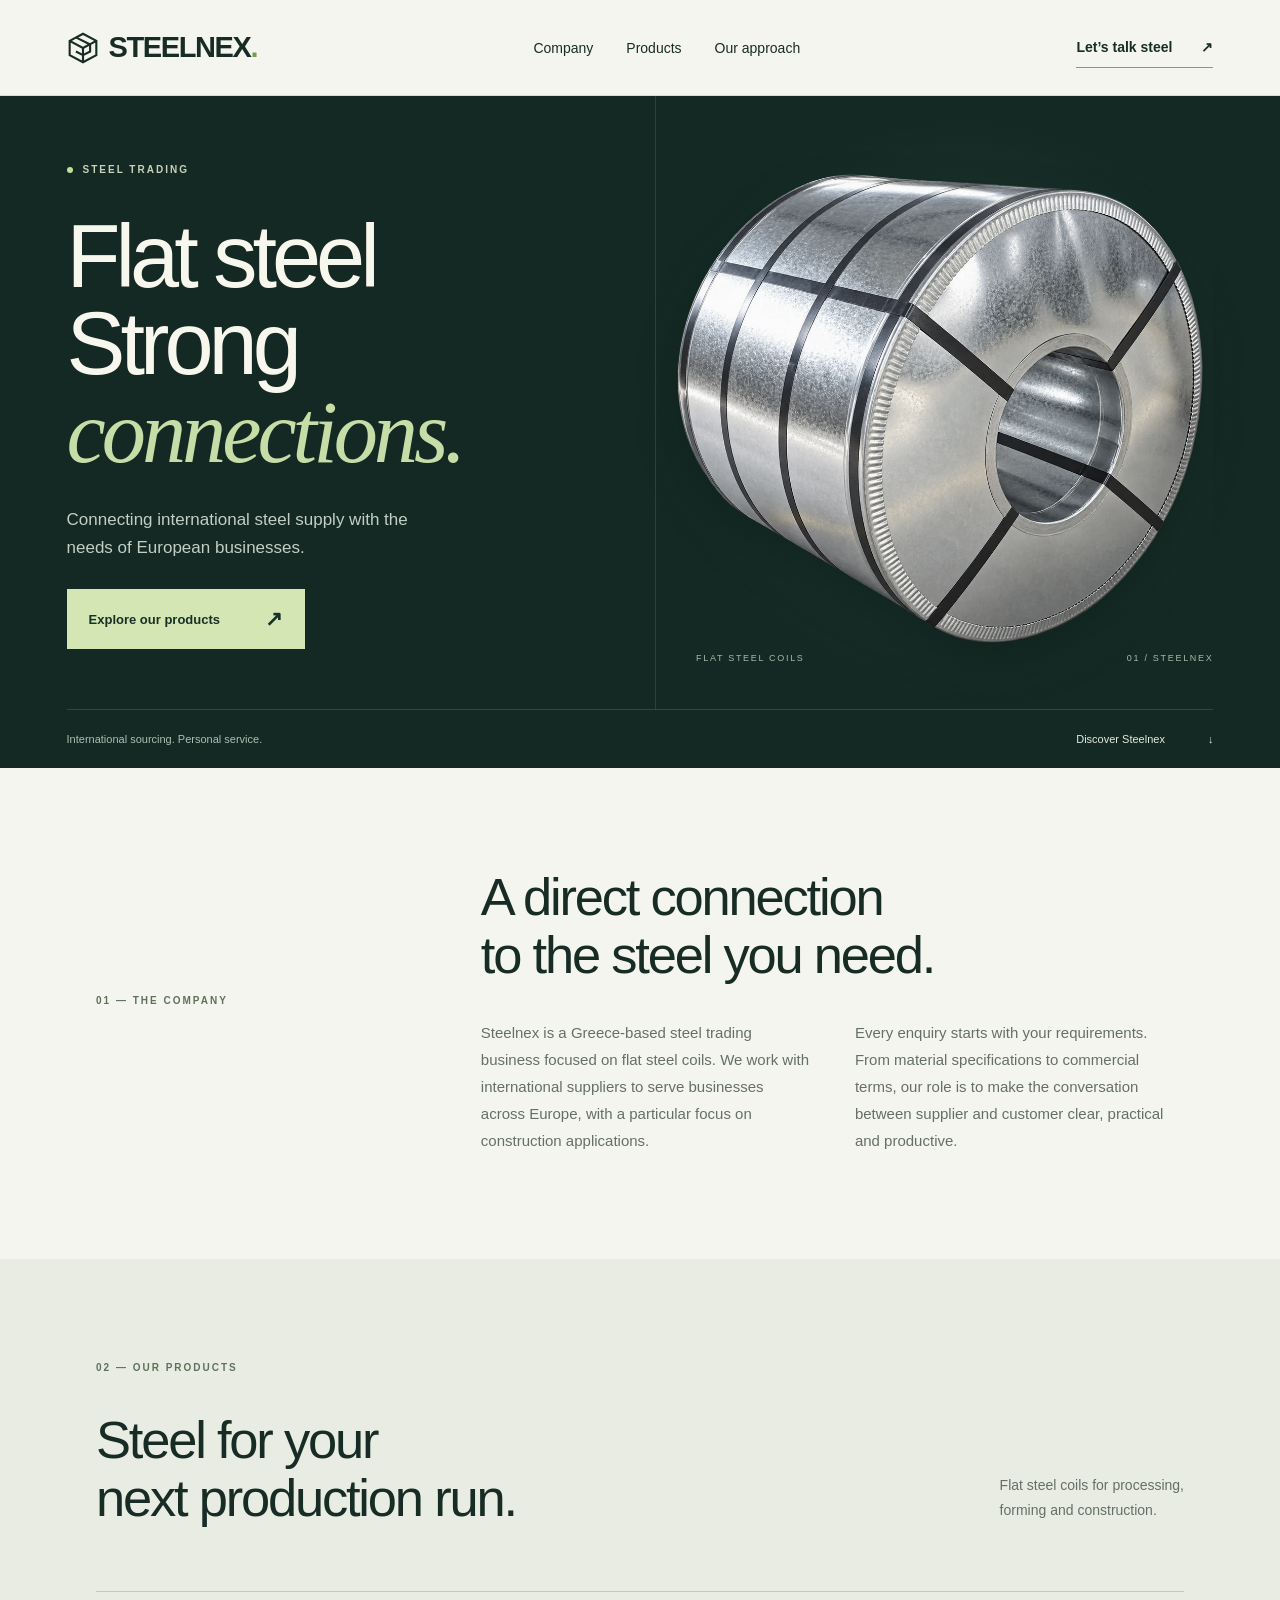
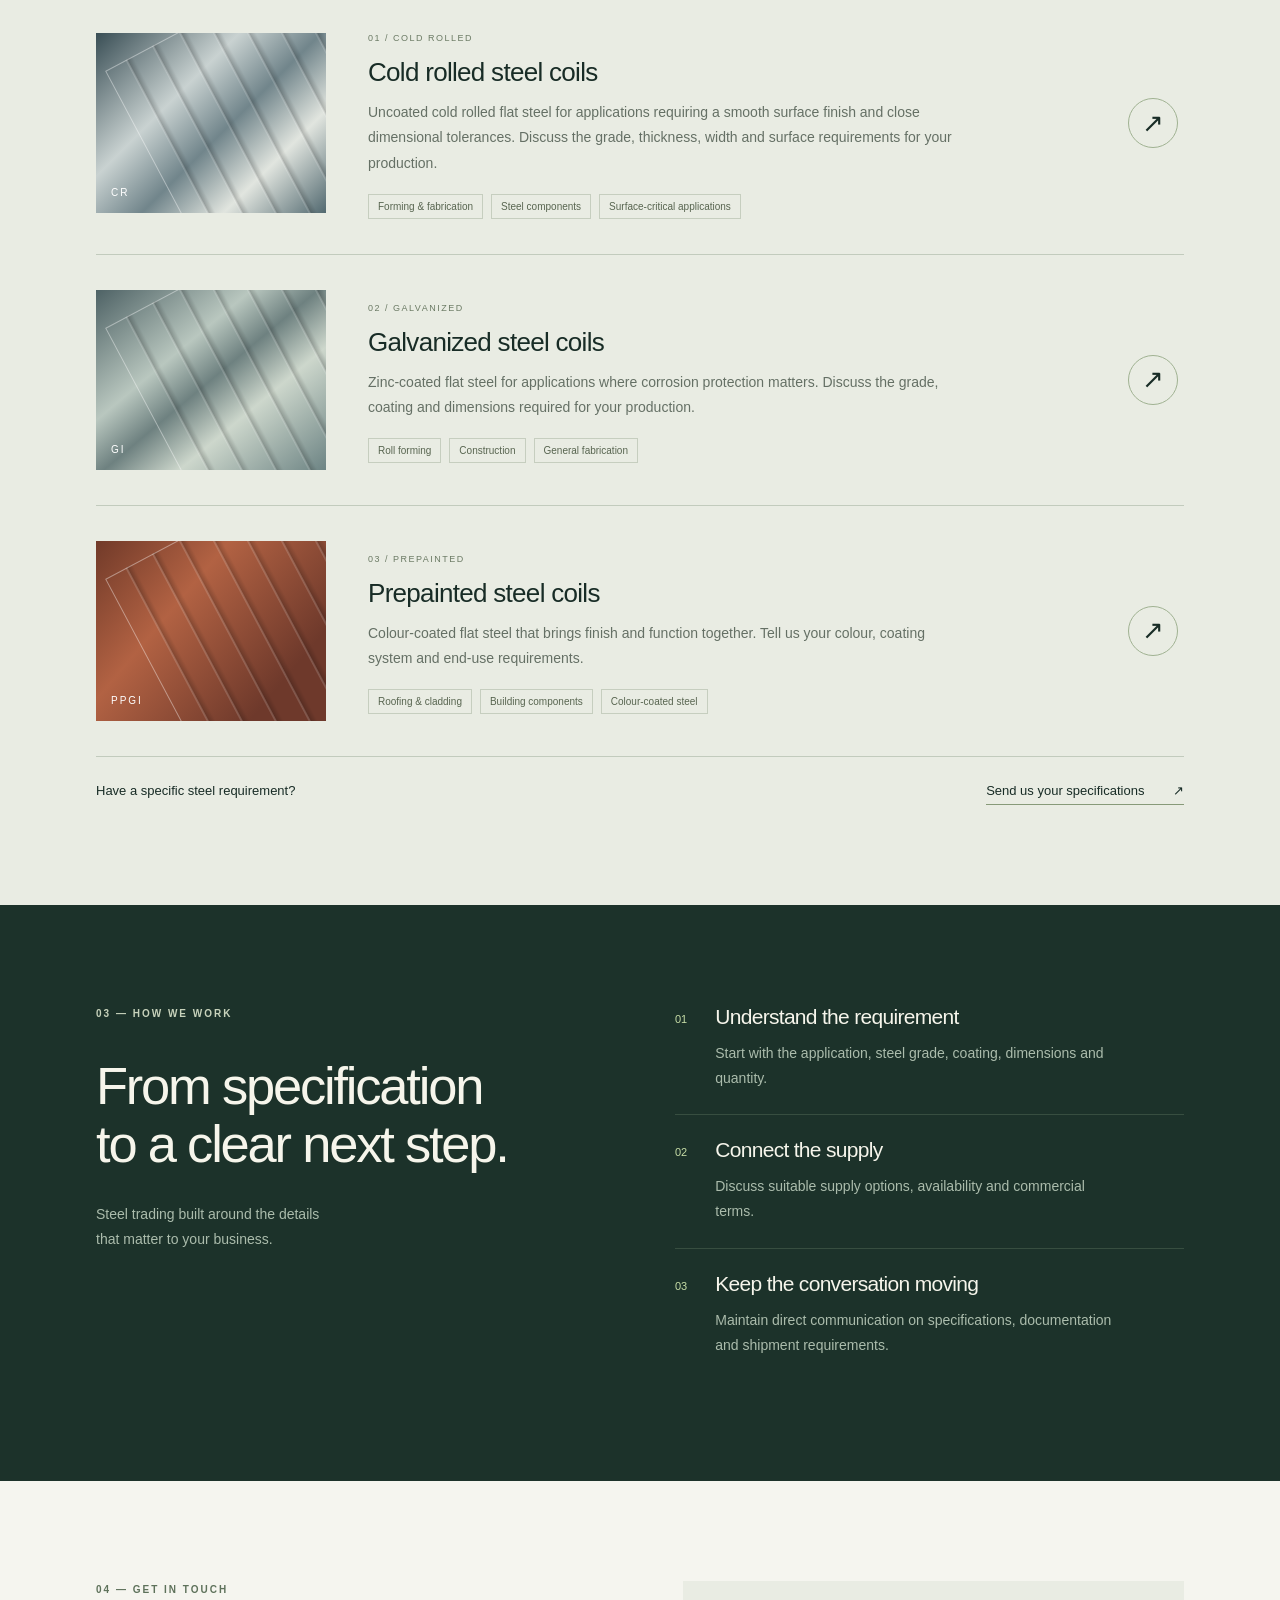
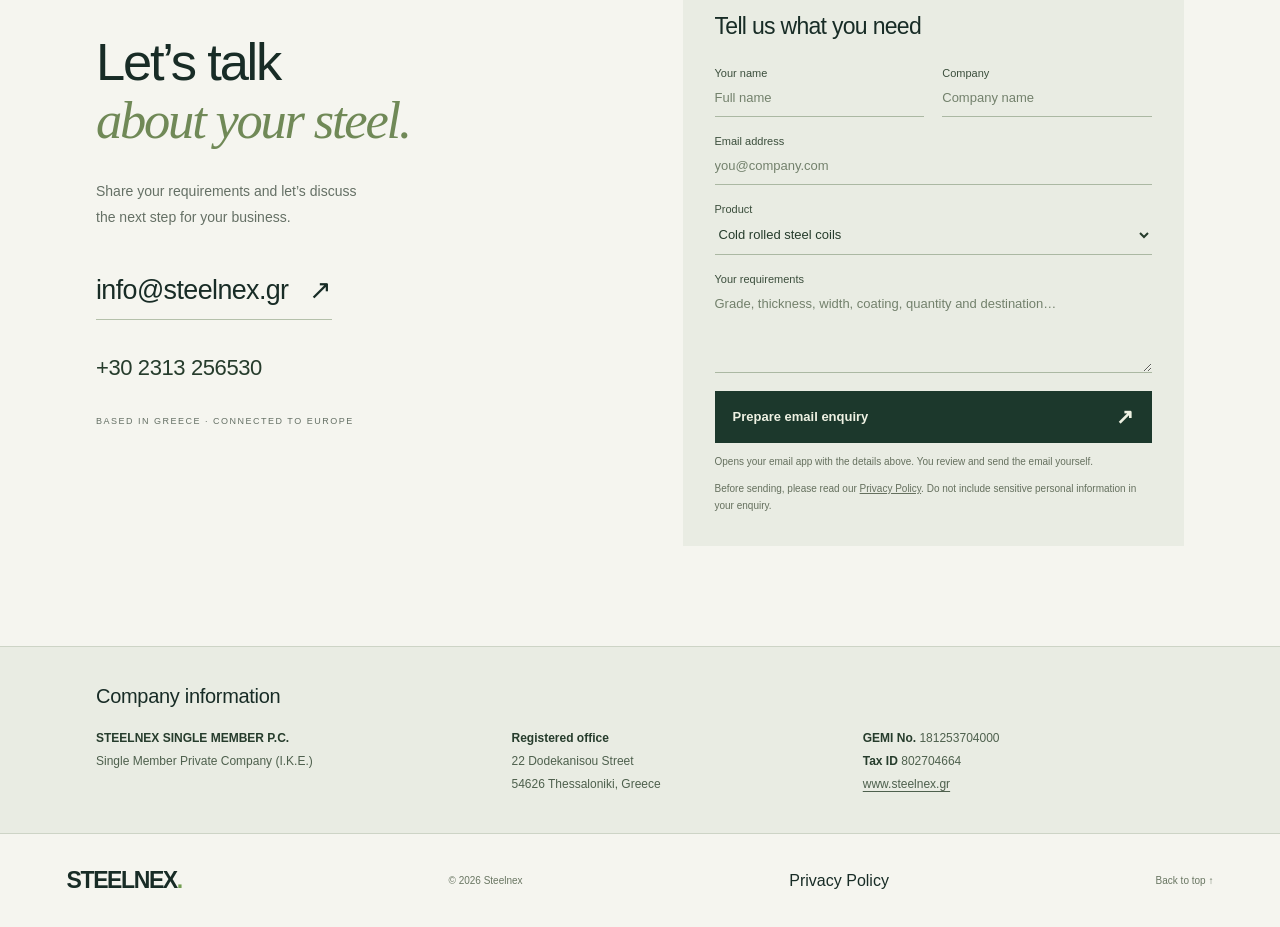
<file: index.html>
<!doctype html><html lang="en"><head><meta charset="utf-8"><meta name="viewport" content="width=device-width,initial-scale=1"><meta name="theme-color" content="#142924"><title>STEELNEX | Flat Steel. Connected.</title><meta name="description" content="Steelnex connects international flat steel supply with European businesses. Galvanized, prepainted and cold rolled steel coils, with personal service."><link rel="canonical" href="https://www.steelnex.gr/"><link rel="icon" href="[data-uri]" type="image/svg+xml"><style>*{box-sizing:border-box}html{scroll-behavior:smooth;scroll-padding-top:95px}body{margin:0;background:#f5f5ef;color:#182c26;font-family:Arial,Helvetica,sans-serif;-webkit-font-smoothing:antialiased}a{color:inherit;text-decoration:none}button,input,select,textarea{font:inherit}button,a,input,select,textarea{-webkit-tap-highlight-color:transparent}:focus-visible{outline:3px solid #afc77d;outline-offset:5px}.skip{position:absolute;top:-90px;background:white;padding:15px;z-index:10}.skip:focus{top:4px}header{height:96px;display:flex;align-items:center;justify-content:space-between;padding:0 5.2%;border-bottom:1px solid #d6dcd2;background:#f5f5ef;gap:24px}.brand{font-weight:800;letter-spacing:-1.4px;font-size:29px;display:flex;align-items:center;gap:10px}.brand svg{width:32px;height:36px}.brand-dot{color:#739e52;margin-left:-10px}nav{display:flex;gap:33px;font-size:14px}nav a:hover{color:#63863e}.nav-contact{font-size:14px;font-weight:600;display:flex;gap:29px;border-bottom:1px solid #8a968d;padding:12px 0}.menu{display:none}.hero{color:#f7f7ed;background:#142924;padding:0 5.2%}.hero-grid{display:grid;grid-template-columns:1fr 1fr;gap:30px;max-width:1500px;margin:auto}.hero-copy{padding:65px 0 60px;position:relative;z-index:1}.eyebrow{font-size:10px;letter-spacing:2px;line-height:1.7;font-weight:600;color:#c7d2bb;display:flex;align-items:center;gap:10px;margin:0 0 35px}.eyebrow>span{width:6px;height:6px;border-radius:50%;background:#c4dc9c}h1{font-size:clamp(65px,6.9vw,108px);line-height:.99;letter-spacing:-5px;font-weight:500;margin:0 0 30px}em{font-family:Georgia,'Times New Roman',serif;font-weight:400;color:#c7dda7}h1 em{letter-spacing:-4px}.hero-intro{max-width:360px;font-size:17px;line-height:1.65;color:#c3cec4;margin-bottom:27px}.button{display:inline-flex;align-items:center;justify-content:space-between;gap:45px;padding:18px 22px;font-size:13px;font-weight:600;border:0;cursor:pointer;transition:background .15s}.button span{font-size:21px}.light{background:#d4e6b3;color:#173127}.light:hover{background:#e7f4cd}.hero-art{position:relative;align-self:stretch;display:flex;align-items:center;min-width:0;background:radial-gradient(ellipse at 55% 50%,#36514970,transparent 68%);border-left:1px solid #9cab9230}.hero-art img{display:block;width:118%;height:auto;max-width:none;margin-left:-6%}.art-top{position:absolute;top:65px;left:40px;font-size:9px;letter-spacing:2px;color:#a7b9ab}.art-bottom{position:absolute;bottom:46px;left:40px;right:0;display:flex;justify-content:space-between;font-size:9px;letter-spacing:1.7px;color:#a7b9ab}.hero-foot{border-top:1px solid #71857455;display:flex;justify-content:space-between;padding:23px 0;font-size:11px;color:#aebfb1;max-width:1500px;margin:auto}.hero-foot a{color:#e4ecdc}.hero-foot a span{margin-left:40px}.section{padding:100px 7.5%;scroll-margin-top:20px}.dark{color:#5e725b}h2{font-size:clamp(36px,4.1vw,58px);font-weight:400;line-height:1.1;letter-spacing:-2.2px;margin:0 0 30px}.about{display:grid;grid-template-columns:1fr 2.1fr;gap:50px}.about .eyebrow{padding-top:9px}.about-copy{display:grid;grid-template-columns:1fr 1fr;gap:45px}.about-copy p,.product p{color:#657065;font-size:15px;line-height:1.8;margin:5px 0}.products{background:#e9ece3}.section-heading{display:flex;align-items:end;justify-content:space-between;gap:40px;margin-bottom:35px}.section-heading>p{font-size:14px;color:#657065;line-height:1.8;margin-bottom:33px}.product{border-top:1px solid #c2cbbd;display:grid;grid-template-columns:230px 1fr 56px;gap:42px;align-items:center;padding:35px 0}.sample{height:180px;position:relative;overflow:hidden;display:flex;align-items:end;padding:15px;color:white}.sample:after{content:'';position:absolute;width:230px;height:230px;transform:rotate(-28deg);left:50px;top:-30px;border:1px solid #ffffff66;background:repeating-linear-gradient(90deg,#fff0 0px,#fff0 22px,#ffffff50 23px,#0003 24px,#0000 30px)}.galvanized{background:linear-gradient(140deg,#4e6265,#b9c7bf 35%,#6e8180 50%,#cdd7cc 67%,#6d8484)}.prepainted{background:linear-gradient(130deg,#713a29,#b26243 35%,#6e392b 80%)}.sample span{font-size:10px;letter-spacing:2px;z-index:1}.number{font-size:9px;letter-spacing:1.5px;color:#6b7a64}h3{font-size:26px;letter-spacing:-.7px;font-weight:500;margin:12px 0}.product p{max-width:600px;font-size:14px}.tags{display:flex;flex-wrap:wrap;gap:8px;margin-top:18px}.tags span{border:1px solid #c6cebf;padding:6px 9px;font-size:10px;color:#586550}.round-link{border:1px solid #a0b292;border-radius:50%;height:50px;width:50px;display:grid;place-items:center;font-size:26px}.round-link:hover{background:#d1dfbc}.product-note{display:flex;justify-content:space-between;padding-top:26px;border-top:1px solid #c2cbbd;font-size:13px;gap:20px}.product-note a{border-bottom:1px solid #879a79;padding-bottom:6px}.product-note a span{margin-left:25px}.approach{display:grid;grid-template-columns:1fr 1fr;gap:70px;background:#1c322a;color:#f6f5eb}.approach-title>p:last-child{color:#abbcac;font-size:14px;line-height:1.8}.steps article{display:flex;gap:28px;padding:23px 0;border-top:1px solid #657c645e}.steps article:first-child{padding-top:0;border-top:0}.steps article>span{font-size:11px;color:#c7dda7;padding-top:8px}.steps h3{font-size:21px;margin:0 0 12px}.steps p{font-size:14px;line-height:1.8;color:#abbcac;margin:0;max-width:400px}.contact{display:grid;grid-template-columns:1fr 1fr;gap:85px}.contact h2 em{color:#708957}.contact>div>p:not(.eyebrow){line-height:1.8;font-size:14px;color:#657065}.email{font-size:clamp(19px,2.1vw,29px);display:inline-block;margin:30px 0 14px;border-bottom:1px solid #b5c1ab;padding-bottom:13px;letter-spacing:-.6px}.email span{margin-left:14px}.contact .location{font-size:9px!important;letter-spacing:1.5px;margin-top:26px}form{background:#e9ece3;padding:32px}form h3{margin:0 0 27px;font-size:23px}.form-row{display:grid;grid-template-columns:1fr 1fr;gap:18px}label{display:block;font-size:11px;color:#3b4e3c;margin-bottom:18px}input,select,textarea{width:100%;display:block;background:transparent;border:0;border-bottom:1px solid #abb8a3;border-radius:0;color:#263c2c;padding:11px 0;font-size:13px}textarea{resize:vertical;min-height:88px}input::placeholder,textarea::placeholder{color:#73816c}select{cursor:pointer}.green{background:#1c382c;color:#eef1e3;width:100%;padding:14px 18px}.green:hover{background:#33543d}.form-note{font-size:10px;line-height:1.7;color:#65705e;margin-bottom:0}#form-status{font-size:12px;line-height:1.7}#form-status:empty{display:none}footer{padding:33px 5.2%;border-top:1px solid #cdd4c6;display:flex;align-items:center;justify-content:space-between;gap:25px}footer .brand{font-size:23px}footer>span,footer>a:last-child{font-size:10px;color:#697662}.mobile-nav[hidden]{display:none}
@media(min-width:1600px){.section{padding-left:max(7.5%,calc((100vw - 1360px)/2));padding-right:max(7.5%,calc((100vw - 1360px)/2))}}
@media(max-width:1000px){header{padding:0 5%;height:80px}nav{gap:19px}.hero-copy{padding-top:45px}h1{font-size:74px}.hero-art img{width:125%;margin-left:-11%}.art-top{top:45px;left:20px;font-size:8px}.art-bottom{left:20px}.section{padding:75px 6%}.about{gap:25px;grid-template-columns:1fr 2.5fr}.about-copy{gap:25px}.product{grid-template-columns:170px 1fr 45px;gap:25px}.sample{height:170px}.contact{gap:35px}.email{font-size:22px}.approach{gap:35px}form{padding:24px}}
@media(max-width:720px){header{height:74px}.brand{font-size:24px}.brand svg{width:27px}nav,.nav-contact{display:none}.menu{display:block;font-size:25px;border:0;background:none;color:#142924;cursor:pointer}.mobile-nav{position:absolute;top:74px;left:0;right:0;background:#f5f5ef;padding:20px 6%;z-index:5;box-shadow:0 12px 20px #0002}.mobile-nav a{display:block;padding:13px 0;border-bottom:1px solid #d9dece}.hero{padding:0 6%;overflow:hidden}.hero-grid{grid-template-columns:1fr;gap:0}.hero-copy{padding:38px 0 10px}.eyebrow{font-size:8px;letter-spacing:1.6px;margin-bottom:25px}h1{font-size:clamp(59px,12.7vw,88px);letter-spacing:-3px}h1 em{letter-spacing:-3px}.hero-intro{font-size:15px;max-width:310px}.hero-art{height:330px;border:0;margin:5px -7% 0;justify-content:center}.hero-art img{height:350px;width:auto;margin:0}.art-top{top:20px;left:6%;font-size:8px}.art-bottom{bottom:16px;left:6%;right:6%;font-size:8px}.hero-foot{padding:20px 0;font-size:9px;gap:15px}.hero-foot a span{margin-left:12px}.section{padding:60px 6%}.about{display:block}.about-copy{display:block}.about-copy p{margin-bottom:16px}.section-heading{display:block;margin-bottom:30px}.section-heading>p{margin-bottom:15px}h2{font-size:39px;letter-spacing:-1.6px}.product{grid-template-columns:85px 1fr;gap:20px;position:relative;align-items:start;padding:28px 0}.sample{height:120px}.sample:after{left:10px}.product h3{font-size:22px;margin-right:24px}.product p{font-size:13px}.round-link{position:absolute;right:0;top:35px;width:28px;height:28px;font-size:18px}.tags{gap:5px}.tags span{font-size:8px;padding:5px 6px}.number{font-size:8px}.product-note{display:block;line-height:1.7}.product-note a{display:table;margin-top:13px}.approach{display:block}.steps{margin-top:35px}.steps h3{font-size:20px}.contact{display:block}.email{font-size:24px;margin-top:12px}.contact form{margin-top:35px}.form-row{grid-template-columns:1fr}.form-row label{margin-bottom:18px}footer{flex-wrap:wrap;padding:28px 6%;gap:23px}footer .brand{width:100%}footer>span:nth-child(2){width:100%}}
@media(prefers-reduced-motion:reduce){html{scroll-behavior:auto}*{transition:none!important}}

.company-information{padding:38px 7.5%;background:#e9ece3;border-top:1px solid #cdd4c6}.company-information h2{font-size:20px;letter-spacing:-.3px;margin:0 0 20px}.company-details{display:grid;grid-template-columns:1.2fr 1fr 1fr;gap:30px;font-size:12px;line-height:1.9;color:#4e604d}.company-details p{margin:0}.company-details strong{font-weight:600;color:#263c2c}.company-details a{text-decoration:underline;text-underline-offset:3px}@media(max-width:720px){.company-information{padding:30px 6%}.company-details{grid-template-columns:1fr;gap:18px}}

/* Galvanized coil product visual */
.hero-art{justify-content:center}
.hero-art img{width:100%;height:auto;max-width:570px;margin:0;filter:drop-shadow(0 20px 20px #06150f55)}
@media(max-width:1000px){.hero-art img{width:100%;margin:0}}
@media(max-width:720px){.hero-art img{width:auto;height:290px;max-width:100%;margin:0;object-fit:contain}}
</style></head><body>
<a class="skip" href="#main">Skip to content</a>
<header><a class="brand" href="#" aria-label="Steelnex home"><svg viewBox="0 0 36 36" aria-hidden="true"><path d="M3 10 18 2l15 8v16l-15 8L3 26Z M3 10l15 8 15-8M18 18v16M10 6l16 8v8l-8 4-8-4" fill="none" stroke="currentColor" stroke-width="2.4"/></svg>STEELNEX<span class="brand-dot">.</span></a><nav aria-label="Main navigation"><a href="#about">Company</a><a href="#products">Products</a><a href="#approach">Our approach</a></nav><a class="nav-contact" href="#contact">Let’s talk steel <span>↗</span></a><button class="menu" aria-expanded="false" aria-controls="mobile-nav" aria-label="Open navigation">☰</button></header>
<div class="mobile-nav" id="mobile-nav" hidden><a href="#about">Company</a><a href="#products">Products</a><a href="#approach">Our approach</a><a href="#contact">Contact</a></div>
<main id="main"><section class="hero"><div class="hero-grid"><div class="hero-copy"><p class="eyebrow"><span></span> STEEL TRADING</p><h1>Flat steel<br>Strong<br><em>connections.</em></h1><p class="hero-intro">Connecting international steel supply with the needs of European businesses.</p><a class="button light" href="#products">Explore our products <span>↗</span></a></div><div class="hero-art"><img src="[data-uri]" alt="Packaged galvanized steel coil with silver metallic surface and black strapping" width="1100" height="955" decoding="async" fetchpriority="high"><div class="art-bottom"><span>FLAT STEEL COILS</span><span>01 / STEELNEX</span></div></div></div><div class="hero-foot"><span>International sourcing. Personal service.</span><a href="#about">Discover Steelnex <span>↓</span></a></div></section>
<section id="about" class="about section"><p class="eyebrow dark">01 — THE COMPANY</p><div><h2>A direct connection<br>to the steel you need.</h2><div class="about-copy"><p>Steelnex is a Greece-based steel trading business focused on flat steel coils. We work with international suppliers to serve businesses across Europe, with a particular focus on construction applications.</p><p>Every enquiry starts with your requirements. From material specifications to commercial terms, our role is to make the conversation between supplier and customer clear, practical and productive.</p></div></div></section>
<section id="products" class="products section"><div class="section-heading"><div><p class="eyebrow dark">02 — OUR PRODUCTS</p><h2>Steel for your<br>next production run.</h2></div><p>Flat steel coils for processing,<br>forming and construction.</p></div><div class="product-list"><article class="product"><div class="sample coldrolled" style="background:linear-gradient(135deg,#394e55,#c9d2d1 35%,#71858b 55%,#e1e5df 75%,#526970)" aria-hidden="true"><span>CR</span></div><div><span class="number">01 / COLD ROLLED</span><h3>Cold rolled steel coils</h3><p>Uncoated cold rolled flat steel for applications requiring a smooth surface finish and close dimensional tolerances. Discuss the grade, thickness, width and surface requirements for your production.</p><div class="tags"><span>Forming &amp; fabrication</span><span>Steel components</span><span>Surface-critical applications</span></div></div><a href="#contact" class="round-link" data-product="Cold rolled steel coils" aria-label="Enquire about cold rolled steel coils">&#8599;</a></article><article class="product"><div class="sample galvanized" aria-hidden="true"><span>GI</span></div><div><span class="number">02 / GALVANIZED</span><h3>Galvanized steel coils</h3><p>Zinc-coated flat steel for applications where corrosion protection matters. Discuss the grade, coating and dimensions required for your production.</p><div class="tags"><span>Roll forming</span><span>Construction</span><span>General fabrication</span></div></div><a href="#contact" class="round-link" data-product="Galvanized steel coils" aria-label="Enquire about galvanized steel coils">↗</a></article><article class="product"><div class="sample prepainted" aria-hidden="true"><span>PPGI</span></div><div><span class="number">03 / PREPAINTED</span><h3>Prepainted steel coils</h3><p>Colour-coated flat steel that brings finish and function together. Tell us your colour, coating system and end-use requirements.</p><div class="tags"><span>Roofing & cladding</span><span>Building components</span><span>Colour-coated steel</span></div></div><a href="#contact" class="round-link" data-product="Prepainted steel coils" aria-label="Enquire about prepainted steel coils">↗</a></article></div><div class="product-note"><span>Have a specific steel requirement?</span><a href="#contact">Send us your specifications <span>↗</span></a></div></section>
<section id="approach" class="approach section"><div class="approach-title"><p class="eyebrow">03 — HOW WE WORK</p><h2>From specification<br>to a clear next step.</h2><p>Steel trading built around the details<br>that matter to your business.</p></div><div class="steps"><article><span>01</span><div><h3>Understand the requirement</h3><p>Start with the application, steel grade, coating, dimensions and quantity.</p></div></article><article><span>02</span><div><h3>Connect the supply</h3><p>Discuss suitable supply options, availability and commercial terms.</p></div></article><article><span>03</span><div><h3>Keep the conversation moving</h3><p>Maintain direct communication on specifications, documentation and shipment requirements.</p></div></article></div></section>
<section id="contact" class="contact section"><div><p class="eyebrow dark">04 — GET IN TOUCH</p><h2>Let’s talk<br><em>about your steel.</em></h2><p>Share your requirements and let’s discuss<br>the next step for your business.</p><a class="email" href="mailto:info@steelnex.gr">info@steelnex.gr <span>↗</span></a><p class="phone-contact"><a href="tel:+302313256530" style="font-size:22px;letter-spacing:-.4px;color:#263c2c">+30 2313 256530</a></p><p class="location">BASED IN GREECE · CONNECTED TO EUROPE</p></div><form id="enquiry"><h3>Tell us what you need</h3><div class="form-row"><label>Your name<input name="name" required autocomplete="name" placeholder="Full name"></label><label>Company<input name="company" required autocomplete="organization" placeholder="Company name"></label></div><label>Email address<input name="email" required type="email" autocomplete="email" placeholder="you@company.com"></label><label>Product<select name="product"><option>Cold rolled steel coils</option><option>Galvanized steel coils</option><option>Prepainted steel coils</option><option>Other steel enquiry</option></select></label><label>Your requirements<textarea name="message" rows="3" required placeholder="Grade, thickness, width, coating, quantity and destination…"></textarea></label><button class="button green" type="submit">Prepare email enquiry <span>↗</span></button><p class="form-note">Opens your email app with the details above. You review and send the email yourself.</p><p class="form-note">Before sending, please read our <a href="privacy-policy.html" style="text-decoration:underline">Privacy Policy</a>. Do not include sensitive personal information in your enquiry.</p><p id="form-status" role="status"></p></form></section><section id="company-information" class="company-information" aria-labelledby="company-info-title"><h2 id="company-info-title">Company information</h2><div class="company-details"><p><strong>STEELNEX SINGLE MEMBER P.C.</strong><br>Single Member Private Company (I.K.E.)</p><p><strong>Registered office</strong><br>22 Dodekanisou Street<br>54626 Thessaloniki, Greece</p><p><strong>GEMI No.</strong> 181253704000<br><strong>Tax ID</strong> 802704664<br><a href="https://www.steelnex.gr/">www.steelnex.gr</a></p></div></section></main>
<footer><a class="brand" href="#">STEELNEX<span class="brand-dot">.</span></a><span>© <span id="year">2026</span> Steelnex</span><a href="privacy-policy.html">Privacy Policy</a><a href="#">Back to top ↑</a></footer><script>const menu=document.querySelector('.menu'),mobileNav=document.querySelector('.mobile-nav');menu.addEventListener('click',()=>{const expanded=menu.getAttribute('aria-expanded')==='true';menu.setAttribute('aria-expanded',String(!expanded));menu.setAttribute('aria-label',expanded?'Open navigation':'Close navigation');mobileNav.hidden=expanded});mobileNav.querySelectorAll('a').forEach(a=>a.addEventListener('click',()=>{mobileNav.hidden=true;menu.setAttribute('aria-expanded','false');menu.setAttribute('aria-label','Open navigation')}));document.querySelectorAll('[data-product]').forEach(a=>a.addEventListener('click',()=>{document.querySelector('select[name="product"]').value=a.dataset.product}));document.querySelector('#year').textContent=new Date().getFullYear();document.querySelector('#enquiry').addEventListener('submit',event=>{event.preventDefault();const data=new FormData(event.currentTarget);const subject='Steel enquiry — '+data.get('product')+' — '+data.get('company');const body='Hello Steelnex,\n\n'+data.get('message')+'\n\nProduct: '+data.get('product')+'\n\nBest regards,\n'+data.get('name')+'\n'+data.get('company')+'\n'+data.get('email');window.location.href='mailto:info@steelnex.gr?subject='+encodeURIComponent(subject)+'&body='+encodeURIComponent(body);document.querySelector('#form-status').textContent='Your email enquiry is ready to open in your email app. If no app opens, email info@steelnex.gr directly.'});
</script></body></html>
</file>
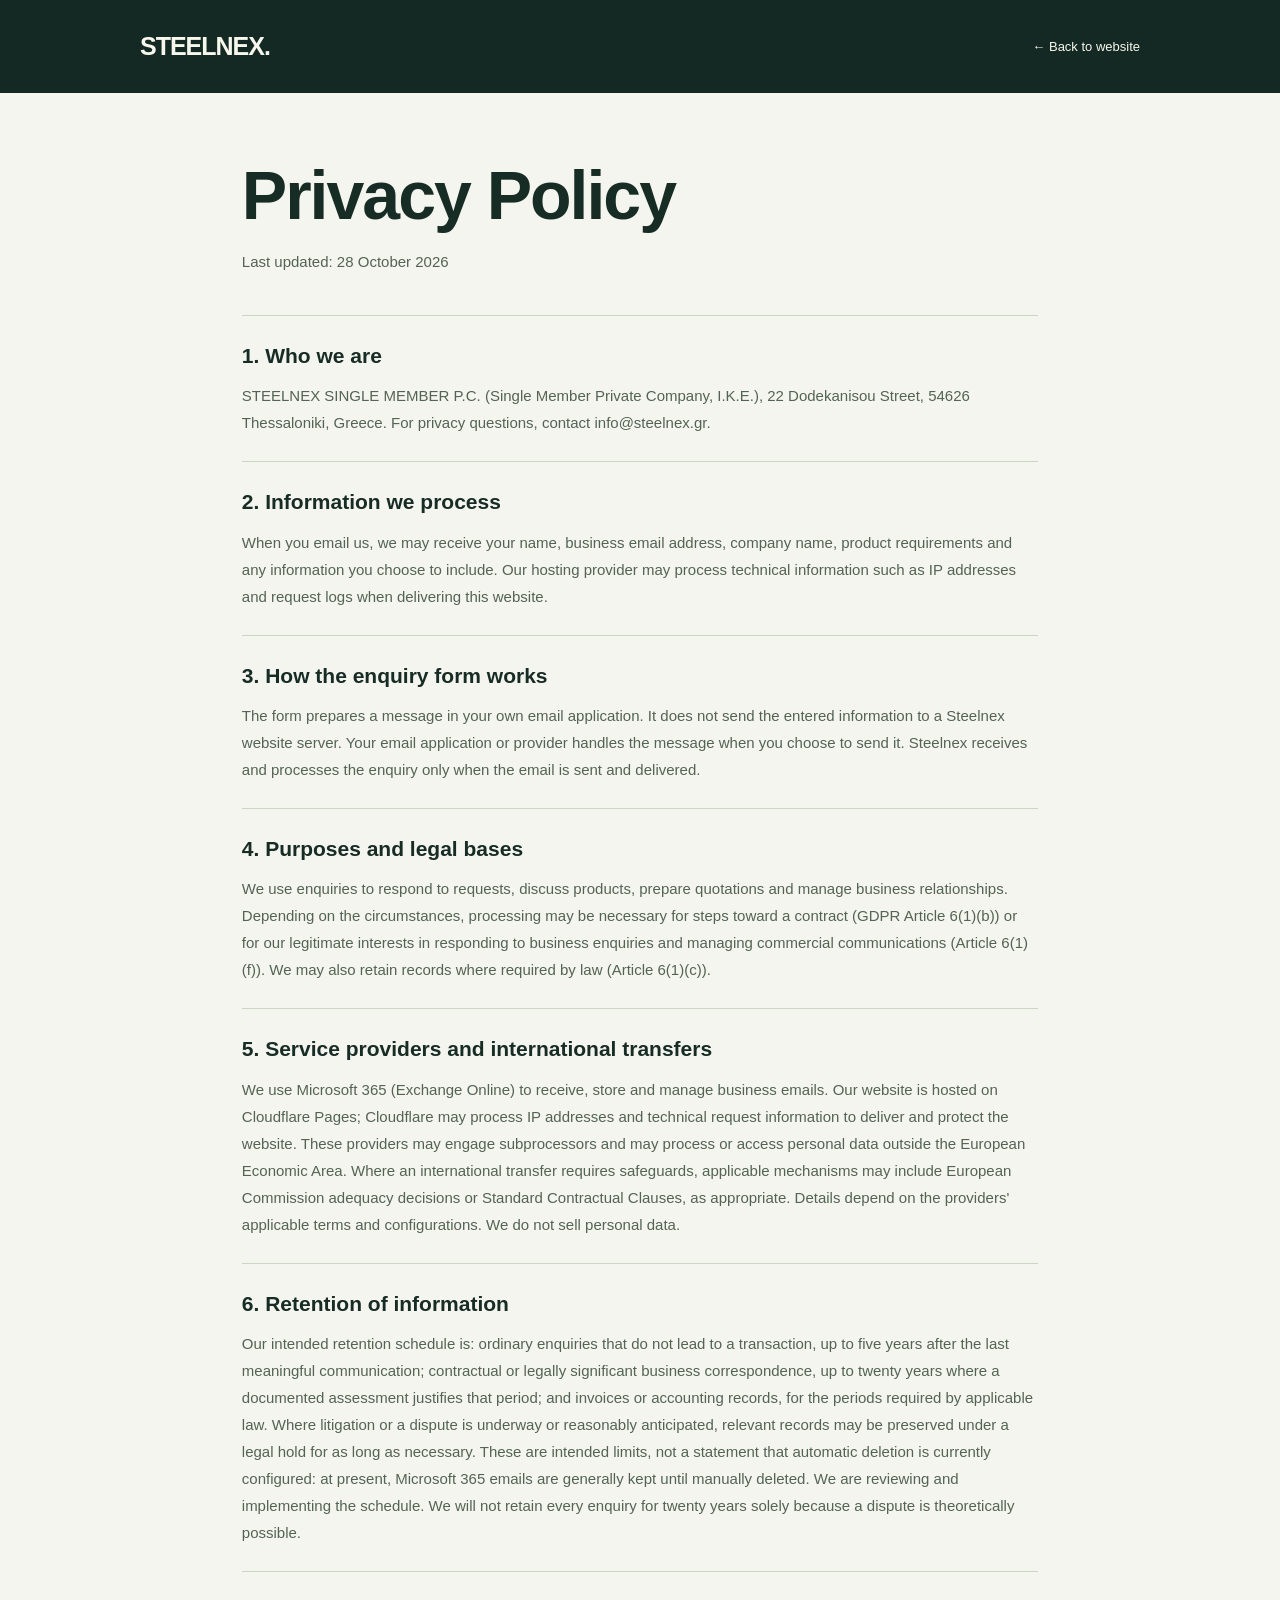
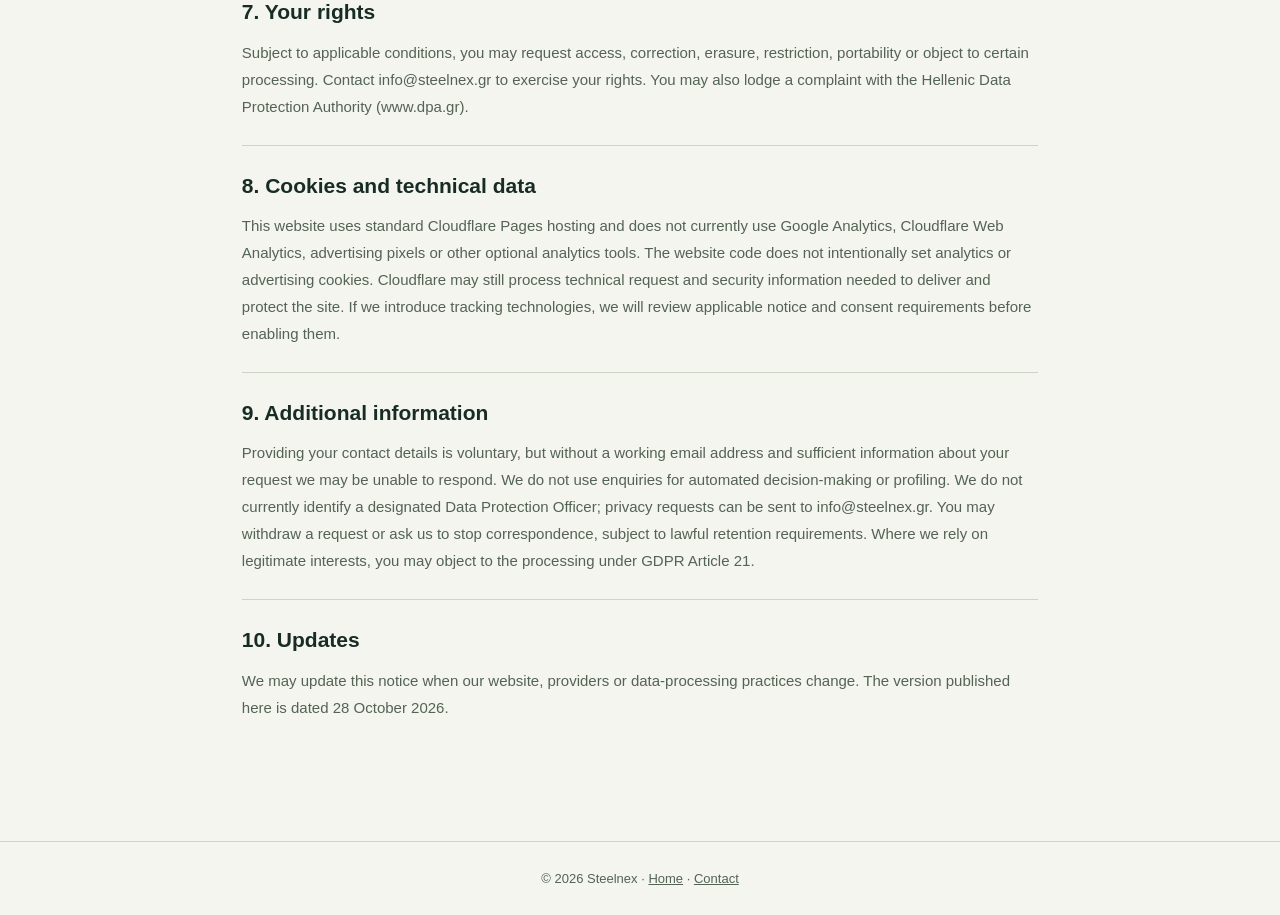
<file: privacy-policy.html>
<!DOCTYPE html>

<html lang="en"><head><meta charset="utf-8"/><meta content="width=device-width,initial-scale=1" name="viewport"/><title>Privacy Policy | STEELNEX</title><meta content="Privacy information for Steelnex website visitors and business enquiries." name="description"/><link href="https://www.steelnex.gr/privacy-policy.html" rel="canonical"/><style>*{box-sizing:border-box}body{margin:0;font-family:Arial,Helvetica,sans-serif;background:#f5f5ef;color:#182c26;line-height:1.8}header{background:#142924;color:#f7f7ed;padding:24px max(6%,calc((100vw - 1000px)/2));display:flex;justify-content:space-between;align-items:center;gap:20px}a{color:inherit}header a{text-decoration:none}.brand{font-size:25px;font-weight:800;letter-spacing:-1px}header .back{font-size:13px}main{max-width:950px;margin:auto;padding:65px 6% 95px}h1{font-size:clamp(38px,6vw,68px);letter-spacing:-2px;line-height:1.1;margin:0 0 15px}h2{font-size:21px;line-height:1.4;margin:0 0 12px}p{margin:0;color:#536354;font-size:15px}main>p{margin-bottom:40px}section{padding:25px 0;border-top:1px solid #ccd4c6}footer{border-top:1px solid #ccd4c6;padding:25px 6%;text-align:center;font-size:13px;color:#536354}a:focus-visible{outline:3px solid #a3c678;outline-offset:4px}</style><link href="[data-uri]" rel="icon" type="image/svg+xml"/></head><body><header><a class="brand" href="index.html">STEELNEX.</a><a class="back" href="index.html">← Back to website</a></header><main><h1>Privacy Policy</h1><p>Last updated: 28 October 2026</p><section><h2>1. Who we are</h2><p>STEELNEX SINGLE MEMBER P.C. (Single Member Private Company, I.K.E.), 22 Dodekanisou Street, 54626 Thessaloniki, Greece. For privacy questions, contact info@steelnex.gr.</p></section><section><h2>2. Information we process</h2><p>When you email us, we may receive your name, business email address, company name, product requirements and any information you choose to include. Our hosting provider may process technical information such as IP addresses and request logs when delivering this website.</p></section><section><h2>3. How the enquiry form works</h2><p>The form prepares a message in your own email application. It does not send the entered information to a Steelnex website server. Your email application or provider handles the message when you choose to send it. Steelnex receives and processes the enquiry only when the email is sent and delivered.</p></section><section><h2>4. Purposes and legal bases</h2><p>We use enquiries to respond to requests, discuss products, prepare quotations and manage business relationships. Depending on the circumstances, processing may be necessary for steps toward a contract (GDPR Article 6(1)(b)) or for our legitimate interests in responding to business enquiries and managing commercial communications (Article 6(1)(f)). We may also retain records where required by law (Article 6(1)(c)).</p></section><section><h2>5. Service providers and international transfers</h2><p>We use Microsoft 365 (Exchange Online) to receive, store and manage business emails. Our website is hosted on Cloudflare Pages; Cloudflare may process IP addresses and technical request information to deliver and protect the website. These providers may engage subprocessors and may process or access personal data outside the European Economic Area. Where an international transfer requires safeguards, applicable mechanisms may include European Commission adequacy decisions or Standard Contractual Clauses, as appropriate. Details depend on the providers' applicable terms and configurations. We do not sell personal data.</p></section><section><h2>6. Retention of information</h2><p>Our intended retention schedule is: ordinary enquiries that do not lead to a transaction, up to five years after the last meaningful communication; contractual or legally significant business correspondence, up to twenty years where a documented assessment justifies that period; and invoices or accounting records, for the periods required by applicable law. Where litigation or a dispute is underway or reasonably anticipated, relevant records may be preserved under a legal hold for as long as necessary. These are intended limits, not a statement that automatic deletion is currently configured: at present, Microsoft 365 emails are generally kept until manually deleted. We are reviewing and implementing the schedule. We will not retain every enquiry for twenty years solely because a dispute is theoretically possible.</p></section><section><h2>7. Your rights</h2><p>Subject to applicable conditions, you may request access, correction, erasure, restriction, portability or object to certain processing. Contact info@steelnex.gr to exercise your rights. You may also lodge a complaint with the Hellenic Data Protection Authority (www.dpa.gr).</p></section><section><h2>8. Cookies and technical data</h2><p>This website uses standard Cloudflare Pages hosting and does not currently use Google Analytics, Cloudflare Web Analytics, advertising pixels or other optional analytics tools. The website code does not intentionally set analytics or advertising cookies. Cloudflare may still process technical request and security information needed to deliver and protect the site. If we introduce tracking technologies, we will review applicable notice and consent requirements before enabling them.</p></section><section><h2>9. Additional information</h2><p>Providing your contact details is voluntary, but without a working email address and sufficient information about your request we may be unable to respond. We do not use enquiries for automated decision-making or profiling. We do not currently identify a designated Data Protection Officer; privacy requests can be sent to info@steelnex.gr. You may withdraw a request or ask us to stop correspondence, subject to lawful retention requirements. Where we rely on legitimate interests, you may object to the processing under GDPR Article 21.</p></section><section><h2>10. Updates</h2><p>We may update this notice when our website, providers or data-processing practices change. The version published here is dated 28 October 2026.</p></section></main><footer>© 2026 Steelnex · <a href="index.html">Home</a> · <a href="mailto:info@steelnex.gr">Contact</a></footer></body></html>
</file>
